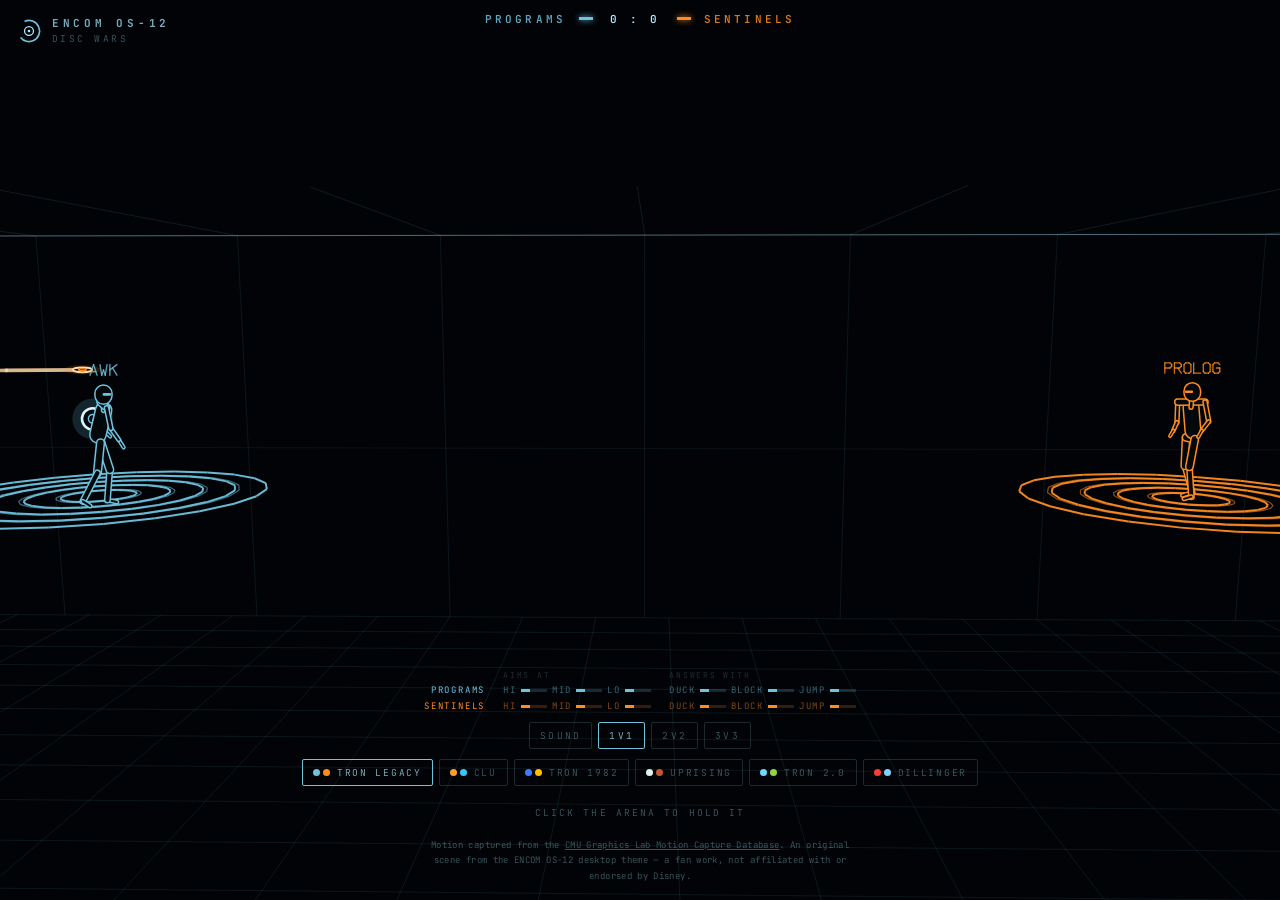
<file: discwars/index.html>
<!doctype html>
<html lang="en">
<head>
<meta charset="utf-8">
<meta name="viewport" content="width=device-width, initial-scale=1, viewport-fit=cover">
<title>Disc Wars</title>
<link rel="preconnect" href="https://fonts.googleapis.com">
<link rel="preconnect" href="https://fonts.gstatic.com" crossorigin>
<link rel="stylesheet" href="https://fonts.googleapis.com/css2?family=JetBrains+Mono:wght@400;700&display=swap">
<style>
  /* The arena commits to its own world: a dark screen in the current
     theme's ink, whatever the host is wearing. Every colour here comes
     from the palette the scene is drawn in, so the chrome and the duel
     change together. */
  :root {
    --ink: #010306;
    --accent: #6fc3df;
    --accent-hi: #a8ecff;
    --side-a: #6fc3df;
    --side-b: #ff8c21;
    --chrome: rgba(168, 236, 255, 0.72);
    --chrome-dim: rgba(168, 236, 255, 0.34);
    --rule: rgba(168, 236, 255, 0.16);
    --mono: "JetBrains Mono", ui-monospace, "SF Mono", Menlo, Consolas, monospace;
  }
  html, body { height: 100%; }
  body {
    margin: 0;
    background: var(--ink);
    color: var(--chrome);
    font-family: var(--mono);
    overflow: hidden;
  }
  .stage { position: fixed; inset: 0; }
  canvas { display: block; width: 100%; height: 100%; }

  /* The scoreboard: side names, a pip per fighter (dark once it is out) and
     the rounds won. Unlike the rest of the chrome this stays up as a
     screensaver -- who is still standing is the scene, not furniture. */
  #board {
    position: absolute; top: 0; left: 0; right: 0; z-index: 2;
    padding-top: calc(14px + env(safe-area-inset-top, 0px));
    text-align: center; pointer-events: none; user-select: none;
    font: 600 11px/1 var(--mono);
    letter-spacing: 0.28em; color: var(--chrome);
  }
  #board .a { color: var(--side-a); }
  #board .b { color: var(--side-b); }
  #board span { opacity: 0.85; margin: 0 10px; }
  #board b { font-weight: 600; margin: 0 14px; color: var(--accent-hi); }
  #board i {
    display: inline-block; width: 14px; height: 3px; margin: 0 3px 2px;
    vertical-align: middle; background: currentColor;
    box-shadow: 0 0 6px currentColor;
  }
  #board i.out { opacity: 0.16; box-shadow: none; }
  /* The one that came through, and what it is carrying. */
  #board .champ {
    margin-top: 7px; font-size: 9px; letter-spacing: 0.26em;
    color: var(--chrome-dim);
  }
  #board .champ b { font-weight: 600; letter-spacing: 0.3em; }
  #board .champ b.a { color: var(--side-a); }
  #board .champ b.b { color: var(--side-b); }
  /* What the champion has learned to do, named. */
  #board .palette {
    margin-top: 5px; font-size: 8.5px; letter-spacing: 0.2em;
    color: var(--chrome-dim); opacity: 0.85;
  }
  #board .palette i { font-style: normal; opacity: 0.45; margin: 0 5px; }
  #board .palette b { font-weight: 400; }
  #board .palette b.counter { color: var(--accent-hi); opacity: 0.95; }
  #board .palette b.guarded { color: var(--chrome); opacity: 0.95; }
  #board .palette b.press { opacity: 0.7; }
  #board .banner {
    margin-top: 12px; font-size: 13px; letter-spacing: 0.5em;
    color: var(--accent-hi);
  }
  /* At phone width the ident and the board share the top, so the names go
     and the pips and the score carry it. */
  @media (max-width: 620px) {
    #board { font-size: 10px; letter-spacing: 0.18em; padding-top: calc(10px + env(safe-area-inset-top, 0px)); }
    #board span.side { display: none; }
    /* The one that came through, and what it is carrying. */
  #board .champ {
    margin-top: 7px; font-size: 9px; letter-spacing: 0.26em;
    color: var(--chrome-dim);
  }
  #board .champ b { font-weight: 600; letter-spacing: 0.3em; }
  #board .champ b.a { color: var(--side-a); }
  #board .champ b.b { color: var(--side-b); }
  /* What the champion has learned to do, named. */
  #board .palette {
    margin-top: 5px; font-size: 8.5px; letter-spacing: 0.2em;
    color: var(--chrome-dim); opacity: 0.85;
  }
  #board .palette i { font-style: normal; opacity: 0.45; margin: 0 5px; }
  #board .palette b { font-weight: 400; }
  #board .palette b.counter { color: var(--accent-hi); opacity: 0.95; }
  #board .palette b.guarded { color: var(--chrome); opacity: 0.95; }
  #board .palette b.press { opacity: 0.7; }
  #board .banner { font-size: 11px; letter-spacing: 0.34em; }
  }

  /* Chrome rests over the scene and steps back while you watch. */
  .chrome {
    position: absolute; inset: 0;
    pointer-events: none;
    padding: 16px;
    padding-top: calc(16px + env(safe-area-inset-top, 0px));
    padding-bottom: calc(16px + env(safe-area-inset-bottom, 0px));
    display: flex; flex-direction: column; justify-content: space-between;
    transition: opacity 700ms ease;
  }
  .chrome.resting { opacity: 0.22; }
  .chrome > * { pointer-events: auto; }

  .ident { display: flex; align-items: center; gap: 10px; }
  .ident svg { width: 26px; height: 26px; flex: none; }
  .ident .marks { display: flex; flex-direction: column; gap: 2px; }
  .ident .brand {
    font-size: 11px; font-weight: 700; letter-spacing: 0.34em;
    text-transform: uppercase; color: var(--chrome);
  }
  .ident .sub {
    font-size: 9.5px; letter-spacing: 0.26em; text-transform: uppercase;
    color: var(--chrome-dim);
  }

  .foot { display: flex; flex-direction: column; align-items: center; gap: 10px; }
  .palettes, .sizes { display: flex; flex-wrap: wrap; justify-content: center; gap: 6px; }
  .palette, .size {
    display: inline-flex; align-items: center; gap: 7px;
    background: transparent; cursor: pointer;
    border: 1px solid var(--rule); border-radius: 2px;
    padding: 6px 10px;
    font: inherit; font-size: 9.5px; letter-spacing: 0.18em;
    text-transform: uppercase; color: var(--chrome-dim);
    transition: border-color 200ms ease, color 200ms ease;
  }
  .palette:hover, .palette:focus-visible,
  .size:hover, .size:focus-visible { color: var(--chrome); border-color: var(--chrome-dim); }
  .palette[aria-pressed="true"], .size[aria-pressed="true"] { color: var(--chrome); border-color: var(--accent); }
  .palette:focus-visible, .size:focus-visible { outline: 2px solid var(--accent); outline-offset: 2px; }
  /* The match size reads as a count, so it gets the wider tracking of a label. */
  .size { letter-spacing: 0.24em; }
  /* Off until asked for: a browser will not start audio unasked anyway, and
     nor should a page that opens itself. */
  .sound { letter-spacing: 0.24em; }
  .sound[aria-pressed="true"] { color: var(--chrome); border-color: var(--accent); }
  /* Each chip carries the two colours its fighters wear. */
  .swatch { display: inline-flex; gap: 3px; }
  .swatch i { width: 7px; height: 7px; border-radius: 50%; display: block; }

  .hint {
    font-size: 9.5px; letter-spacing: 0.22em; text-transform: uppercase;
    color: var(--chrome-dim);
  }
  /* What the two policies have come to: how often each side aims high, at
     the body or low, and how often it answers with each guard. Diagnostic
     rather than scene, so it lives with the chrome and goes as a screensaver. */
  .brains {
    display: grid; grid-template-columns: auto repeat(2, auto); gap: 4px 18px;
    align-items: center; font-size: 9px; letter-spacing: 0.16em;
    text-transform: uppercase; color: var(--chrome-dim);
  }
  .brains .who { text-align: right; letter-spacing: 0.2em; }
  .brains .who.a { color: var(--side-a); }
  .brains .who.b { color: var(--side-b); }
  .brains .mix { display: flex; align-items: center; gap: 5px; }
  .brains .mix.a { color: var(--side-a); }
  .brains .mix.b { color: var(--side-b); }
  .brains .mix em { font-style: normal; opacity: 0.5; }
  /* The faded track and the lit fill are siblings, not one inside the
     other: opacity applies to a whole subtree, so a fill nested in a faded
     track can never be brighter than it. A bar also has to be told to be a
     box at all, since <i> is inline by default. */
  .brains .bar {
    display: inline-block; position: relative;
    width: 26px; height: 3px; vertical-align: middle;
  }
  .brains .track, .brains .fill {
    position: absolute; left: 0; top: 0; bottom: 0;
    background: currentColor;
  }
  .brains .track { right: 0; opacity: 0.2; }
  .brains .head { font-size: 8px; letter-spacing: 0.22em; opacity: 0.5; }
  @media (max-width: 620px) { .brains { display: none; } }

  .credit {
    font-size: 9px; letter-spacing: 0.04em; color: var(--chrome-dim);
    text-align: center; max-width: 86ch; line-height: 1.7; margin: 0;
  }
  .credit a { color: inherit; }

  /* Offered instead of autoplay when the viewer asks for less motion. */
  .curtain {
    position: absolute; inset: 0; display: none;
    align-items: center; justify-content: center;
    background: var(--ink);
  }
  .curtain.on { display: flex; }
  .start {
    background: transparent; cursor: pointer; font: inherit;
    border: 1px solid var(--accent); border-radius: 2px;
    color: var(--chrome); padding: 14px 26px;
    font-size: 11px; letter-spacing: 0.34em; text-transform: uppercase;
  }
  .start:focus-visible { outline: 2px solid var(--accent); outline-offset: 3px; }

  /* Run as a screensaver or the desktop background: the duel, and nothing else. */
  body.embedded .chrome { display: none; }

  @media (prefers-reduced-motion: reduce) {
    .chrome, .palette { transition: none; }
  }

  @media (max-width: 560px) {
    .ident .brand { font-size: 10px; letter-spacing: 0.24em; }
    .palette, .size { padding: 5px 8px; font-size: 9px; letter-spacing: 0.12em; }
    /* What the two policies have come to: how often each side aims high, at
     the body or low, and how often it answers with each guard. Diagnostic
     rather than scene, so it lives with the chrome and goes as a screensaver. */
  .brains {
    display: grid; grid-template-columns: auto repeat(2, auto); gap: 4px 18px;
    align-items: center; font-size: 9px; letter-spacing: 0.16em;
    text-transform: uppercase; color: var(--chrome-dim);
  }
  .brains .who { text-align: right; letter-spacing: 0.2em; }
  .brains .who.a { color: var(--side-a); }
  .brains .who.b { color: var(--side-b); }
  .brains .mix { display: flex; align-items: center; gap: 5px; }
  .brains .mix.a { color: var(--side-a); }
  .brains .mix.b { color: var(--side-b); }
  .brains .mix em { font-style: normal; opacity: 0.5; }
  /* The faded track and the lit fill are siblings, not one inside the
     other: opacity applies to a whole subtree, so a fill nested in a faded
     track can never be brighter than it. A bar also has to be told to be a
     box at all, since <i> is inline by default. */
  .brains .bar {
    display: inline-block; position: relative;
    width: 26px; height: 3px; vertical-align: middle;
  }
  .brains .track, .brains .fill {
    position: absolute; left: 0; top: 0; bottom: 0;
    background: currentColor;
  }
  .brains .track { right: 0; opacity: 0.2; }
  .brains .head { font-size: 8px; letter-spacing: 0.22em; opacity: 0.5; }
  @media (max-width: 620px) { .brains { display: none; } }

  .credit { font-size: 8.5px; }
  }
</style>
</head>
<body>
<div class="stage">
  <canvas id="arena" aria-label="Two figures duelling with identity discs on floating rings"></canvas>

  <div id="board" aria-live="polite"></div>

  <div class="chrome" id="chrome">
    <div class="ident">
      <!-- The identity disc: a ring broken at the top, as it sits in its dock. -->
      <svg viewBox="0 0 32 32" aria-hidden="true">
        <circle cx="16" cy="16" r="13" fill="none" stroke="var(--accent)" stroke-width="2"
                stroke-dasharray="58 24" transform="rotate(-115 16 16)"/>
        <circle cx="16" cy="16" r="5.5" fill="none" stroke="var(--accent-hi)" stroke-width="1.6"/>
        <circle cx="16" cy="16" r="1.6" fill="var(--accent-hi)"/>
      </svg>
      <div class="marks">
        <div class="brand" id="brand">ENCOM OS-12</div>
        <div class="sub">Disc Wars</div>
      </div>
    </div>

    <div class="foot">
      <div class="brains" id="brains" hidden></div>
      <div class="sizes" id="sizes" role="group" aria-label="Match size">
        <button type="button" class="palette sound" id="sound" aria-pressed="false">Sound</button>
      </div>
      <div class="palettes" id="palettes" role="group" aria-label="Colour scheme"></div>
      <p class="hint">Click the arena to hold it</p>
      <p class="credit">
        Motion captured from the
        <a href="http://mocap.cs.cmu.edu/">CMU Graphics Lab Motion Capture Database</a>.
        An original scene from the ENCOM OS-12 desktop theme — a fan work, not affiliated
        with or endorsed by Disney.
      </p>
    </div>
  </div>

  <div class="curtain" id="curtain">
    <button class="start" id="start" type="button">Begin the duel</button>
  </div>
</div>

<script src="palette.js?v=e46f3c02"></script>
<script src="vector.js?v=4ec43c23"></script>
<script src="learn.js?v=d1de0737"></script>
<script src="sound.js?v=af825e47"></script>
<script src="poses.js?v=573e2db4"></script>
<script src="discwars.js?v=44374e49"></script>
<script>
(function () {
  "use strict";
  var canvas = document.getElementById("arena");
  var chrome = document.getElementById("chrome");
  var brand = document.getElementById("brand");
  var curtain = document.getElementById("curtain");
  var root = document.documentElement;

  // Chip per theme, each showing the two colours its fighters wear.
  var BRANDS = {
    "tron-legacy": "ENCOM OS-12", "clu": "ENCOM OS-12", "tron-1982": "ENCOM OS-12",
    "tron-uprising": "ENCOM OS-12", "tron-2-0": "ENCOM OS-12",
    "dillinger-systems": "Dillinger Systems"
  };
  var box = document.getElementById("palettes");
  var chips = {};
  Object.keys(DiscWars.themes).forEach(function (key) {
    var t = DiscWars.themes[key];
    var b = document.createElement("button");
    b.type = "button";
    b.className = "palette";
    b.id = "palette-" + key;
    b.setAttribute("aria-pressed", key === "tron-legacy" ? "true" : "false");
    b.innerHTML = '<span class="swatch"><i style="background:' + t.sideA +
                  '"></i><i style="background:' + t.sideB + '"></i></span>' + t.name;
    b.addEventListener("click", function () { choose(key); });
    box.appendChild(b);
    chips[key] = b;
  });

  function choose(key) {
    var t = DiscWars.themes[key];
    DiscWars.setTheme(key);
    dress(t);
    brand.textContent = BRANDS[key] || "ENCOM OS-12";
    Object.keys(chips).forEach(function (k) {
      chips[k].setAttribute("aria-pressed", String(k === key));
    });
  }

  // Put the page's own chrome in the same colours as the arena.
  function dress(t) {
    root.style.setProperty("--ink", t.ink || "#010306");
    root.style.setProperty("--accent", t.accent || "#6fc3df");
    root.style.setProperty("--side-a", t.sideA || "#6fc3df");
    root.style.setProperty("--side-b", t.sideB || "#ff8c21");
    var hi = t.accentHi || "#a8ecff";
    root.style.setProperty("--accent-hi", hi);
    root.style.setProperty("--chrome", tint(hi, 0.72));
    root.style.setProperty("--chrome-dim", tint(hi, 0.34));
    root.style.setProperty("--rule", tint(hi, 0.16));
    if (t.brand) brand.textContent = t.brand;
  }

  function tint(hex, a) {
    var n = parseInt(hex.slice(1), 16);
    return "rgba(" + ((n >> 16) & 255) + "," + ((n >> 8) & 255) + "," + (n & 255) + "," + a + ")";
  }

  // The chrome steps back while you watch and comes up on any input.
  var hintLine = document.querySelector(".hint");
  var HINT = hintLine ? hintLine.textContent : "";
  var liveTimer = 0;
  function watchLive(n) {
    clearTimeout(liveTimer);
    if (!window.DiscWarsSound || !DiscWarsSound.on) { hintLine.textContent = HINT; return; }
    if (DiscWarsSound.live) { hintLine.textContent = HINT; return; }
    if (n > 6) {
      hintLine.textContent = "Waiting for this tab to be in front before it can play";
    }
    liveTimer = setTimeout(function () { watchLive(n + 1); }, 400);
  }
  var restTimer = 0;
  function stir() {
    chrome.classList.remove("resting");
    clearTimeout(restTimer);
    restTimer = setTimeout(function () { chrome.classList.add("resting"); }, 2600);
  }
  ["pointermove", "pointerdown", "keydown"].forEach(function (e) {
    window.addEventListener(e, stir, { passive: true });
  });
  stir();

  // Click the arena to hold it; the chrome and the chips stay live.
  var held = false;
  canvas.addEventListener("click", function () {
    if (embedded) return;                 // input ends a screensaver; it does not pause it
    held = !held;
    DiscWars.setPaused(held);
    if (window.DiscWarsSound && DiscWarsSound.on && held) DiscWarsSound.stop();
  });

  // Run by the Boardroom server as a screensaver or the desktop background:
  // no chrome, and the colours come from the desktop's own theme rather than
  // from the chips. Opened from any other server, neither applies.
  var hash = /^#(screensaver|wallpaper)(?::(\w+))?/.exec(location.hash);
  var embedded = !!hash;
  var themed = window.encomPalette && Object.keys(window.encomPalette).length > 0;
  if (embedded) document.body.classList.add("embedded");

  // Match size: whatever the host asked for (#screensaver:3), else ?teams=,
  // else what this viewer chose last, else the duel.
  function wantedTeams() {
    if (hash && /^[123]$/.test(hash[2] || "")) return Number(hash[2]);
    var q = /[?&]teams=([123])\b/.exec(location.search);
    if (q) return Number(q[1]);
    try {
      var saved = localStorage.getItem("discwars.teams");
      if (saved && /^[123]$/.test(saved)) return Number(saved);
    } catch (e) { /* private window, blocked storage: the duel is a fine default */ }
    return 1;
  }
  var teams = wantedTeams();

  var sizeBox = document.getElementById("sizes");
  var sizeChips = {};
  [1, 2, 3].forEach(function (n) {
    var b = document.createElement("button");
    b.type = "button";
    b.className = "size";
    b.id = "size-" + n;
    b.textContent = n + "v" + n;
    b.setAttribute("aria-pressed", String(n === teams));
    b.addEventListener("click", function () { setTeams(n); });
    sizeBox.appendChild(b);
    sizeChips[n] = b;
  });

  function setTeams(n) {
    // Guard against a cached engine older than this page. Script URLs carry a
    // hash of their contents so the two cannot normally drift apart, but a
    // stale proxy or a hard-held cache still can, and the failure to avoid is
    // the silent one: a control that looks live and does nothing at all.
    if (typeof DiscWars.setTeams !== "function") { stale(); return; }
    teams = n;
    Object.keys(sizeChips).forEach(function (k) {
      sizeChips[k].setAttribute("aria-pressed", String(Number(k) === n));
    });
    DiscWars.setTeams(n);
    boardKey = null; brainsKey = null;
    drawBoard(); drawBrains();
    try { localStorage.setItem("discwars.teams", String(n)); } catch (e) { /* fine */ }
  }

  // Say so, and offer the one thing that fixes it.
  var saidStale = false;
  function stale() {
    if (saidStale) return;
    saidStale = true;
    var hint = document.querySelector(".hint");
    hint.textContent = "This page is newer than the copy your browser cached \u2014 reload to switch sides";
    hint.style.color = "var(--accent)";
  }

  // ── Scoreboard ────────────────────────────────────────────────────────
  // Redrawn only when something it shows has changed, so a round of nothing
  // happening costs one string comparison every quarter second.
  var board = document.getElementById("board");
  var boardKey = null;
  function drawBoard() {
    if (typeof DiscWars.state !== "function") return;
    var st = DiscWars.state();
    var flags = st.fighters.map(function (f) { return f.alive ? "1" : "0"; }).join("");
    var ch = null;
    for (var i = 0; i < st.fighters.length; i++) if (st.fighters[i].champion) ch = st.fighters[i];
    var key = st.score.join(":") + "|" + st.banner + "|" + flags +
              "|" + (ch ? ch.name + ch.points + ch.stats.rounds + (ch.rank || "") +
                          (ch.combos || []).map(function (c) { return c.name + c.used; }).join() : "");
    if (key === boardKey) return;
    boardKey = key;

    function pips(team) {
      return st.fighters.filter(function (f) { return f.team === team; })
        .map(function (f) {
          return '<i class="' + (team === 0 ? "a" : "b") + (f.alive ? "" : " out") + '"></i>';
        }).join("");
    }
    board.innerHTML =
      '<span class="side a">' + st.sides[0] + "</span>" + pips(0) +
      "<b>" + st.score[0] + " : " + st.score[1] + "</b>" +
      pips(1) + '<span class="side b">' + st.sides[1] + "</span>" +
      (ch ? '<div class="champ">' + (ch.rank || "CHAMPION") + ' <b class="' + (ch.team === 0 ? "a" : "b") + '">' +
            ch.name + "</b> \u00b7 " + ch.stats.rounds +
            (ch.stats.rounds === 1 ? " ROUND HELD" : " ROUNDS HELD") +
            " \u00b7 " + ch.points + " PTS \u00b7 " + ch.stats.kills +
            (ch.stats.kills === 1 ? " KILL" : " KILLS") + "</div>" +
            (ch.combos && ch.combos.length
              ? '<div class="palette">' + ch.combos.map(function (c) {
                  // A counter answers a guard it has just had to use; a press
                  // is an opening it starts itself.
                  // What kind of move it is, at a glance: an answer, a
                  // finish, or something defensive.
                  var MARK = { guard: "\u21b5\u2009", finish: "\u21af\u2009",
                               save: "\u25c7\u2009", catch: "\u25c7\u2009",
                               climb: "\u21a5\u2009" };
                  var mark = MARK[c.trig] || "";
                  var cls = c.trig === "press" || c.trig === "aim" ? "press"
                          : (c.trig === "save" || c.trig === "catch" || c.trig === "climb")
                            ? "guarded" : "counter";
                  return '<b class="' + cls + '">' +
                         mark + c.name + (c.used > 1 ? " \u00d7" + c.used : "") + "</b>";
                }).join("<i>\u00b7</i>") + "</div>"
              : "") : "") +
      (st.banner ? '<div class="banner">' + st.banner + "</div>" : "");
  }
  // ── What the sides have learned ───────────────────────────────────────
  var brainsBox = document.getElementById("brains");
  var brainsKey = null;
  var AIM_LABELS = ["HI", "MID", "LO"];
  var GUARD_LABELS = ["DUCK", "BLOCK", "JUMP"];

  function mixRow(side, labels, mix) {
    return '<div class="mix ' + side + '">' + mix.map(function (v, i) {
      return "<em>" + labels[i] + '</em><i class="bar"><b class="track"></b>' +
             '<b class="fill" style="width:' +
             Math.round(Math.max(0, Math.min(1, v)) * 100) + '%"></b></i>';
    }).join("") + "</div>";
  }

  function drawBrains() {
    if (typeof DiscWars.state !== "function") return;
    var L = DiscWars.state().learning;
    if (!L) { brainsBox.hidden = true; return; }      // played blind
    brainsBox.hidden = false;
    var key = L.map(function (b) {
      return b.aims.concat(b.guards).map(function (v) { return v.toFixed(2); }).join(",");
    }).join("|");
    if (key === brainsKey) return;
    brainsKey = key;
    var rows = '<div class="head"></div><div class="head">Aims at</div><div class="head">Answers with</div>';
    L.forEach(function (b, t) {
      rows += '<div class="who ' + (t === 0 ? "a" : "b") + '">' +
              (t === 0 ? "PROGRAMS" : "SENTINELS") + "</div>" +
              mixRow(t === 0 ? "a" : "b", AIM_LABELS, b.aims) +
              mixRow(t === 0 ? "a" : "b", GUARD_LABELS, b.guards);
    });
    brainsBox.innerHTML = rows;
  }

  setInterval(drawBoard, 250);
  setInterval(drawBrains, 600);

  // ── Sound ─────────────────────────────────────────────────────────────
  // The fight drives a 120 BPM sequencer: a throw is a chromatic run half a
  // measure long, a block a whole one, both held to the next eighth so they
  // land on the beat. Starting it needs a click -- browsers require one
  // before any audio, and a page that made noise on open would deserve it.
  var soundBtn = document.getElementById("sound");
  var soundReady = !!window.DiscWarsSound;
  if (!soundReady) {
    soundBtn.hidden = true;
  } else {
    DiscWars.on(function (kind, info) {
      // "out" shapes the tempo, "round" both that and the held notes;
      // everything else is a sound.
      if (kind === "out") DiscWarsSound.mark(kind);
      else if (kind === "round") { DiscWarsSound.mark(kind); DiscWarsSound.play(kind, info); }
      else DiscWarsSound.play(kind, info);
    });
    // The tempo rises with every fighter knocked out, so show where it is.
    setInterval(function () {
      if (!DiscWarsSound.on) return;
      var want = "Sound \u00b7 " + DiscWarsSound.bpm;
      if (soundBtn.textContent !== want) soundBtn.textContent = want;
    }, 400);
    // ?sound=1 asks for it without a click. A browser will usually still
    // want one before letting any audio through, and the retry above takes
    // care of that; it is here for a window started deliberately with the
    // autoplay restriction lifted, which is how the desktop would run it.
    if (/[?&]sound=1\b/.test(location.search)) {
      setTimeout(function () {
        if (!DiscWarsSound.on && DiscWarsSound.start()) {
          soundBtn.setAttribute("aria-pressed", "true");
          watchLive(0);
        }
      }, 300);
    }

    soundBtn.addEventListener("click", function () {
      if (DiscWarsSound.on) {
        DiscWarsSound.stop();
        soundBtn.setAttribute("aria-pressed", "false");
        soundBtn.textContent = "Sound";
        watchLive(0);
        return;
      }
      if (!DiscWarsSound.start()) { soundBtn.hidden = true; return; }   // no Web Audio here
      soundBtn.setAttribute("aria-pressed", "true");
      // Sound stays on; what is in doubt is whether the browser has let the
      // audio through yet. Watch for a couple of seconds and say so if it
      // has not, then keep watching -- it starts by itself the moment the
      // tab comes to the front.
      watchLive(0);
    });
  }

  var still = window.matchMedia("(prefers-reduced-motion: reduce)");
  if (still.matches) {
    // Asked for less motion: show the first frame and wait to be invited.
    curtain.classList.add("on");
    document.getElementById("start").addEventListener("click", function () {
      curtain.classList.remove("on");
      begin();
    });
  } else {
    begin();
  }

  function begin() {
    DiscWars.init(canvas, teams);
    drawBoard();
    if (themed) {
      DiscWars.setPalette(window.encomPalette);
      dress(window.encomPalette);
      Object.keys(chips).forEach(function (k) {
        chips[k].setAttribute("aria-pressed", "false");
      });
    } else {
      choose("tron-legacy");
    }
  }
})();
</script>
</body>
</html>
</file>
